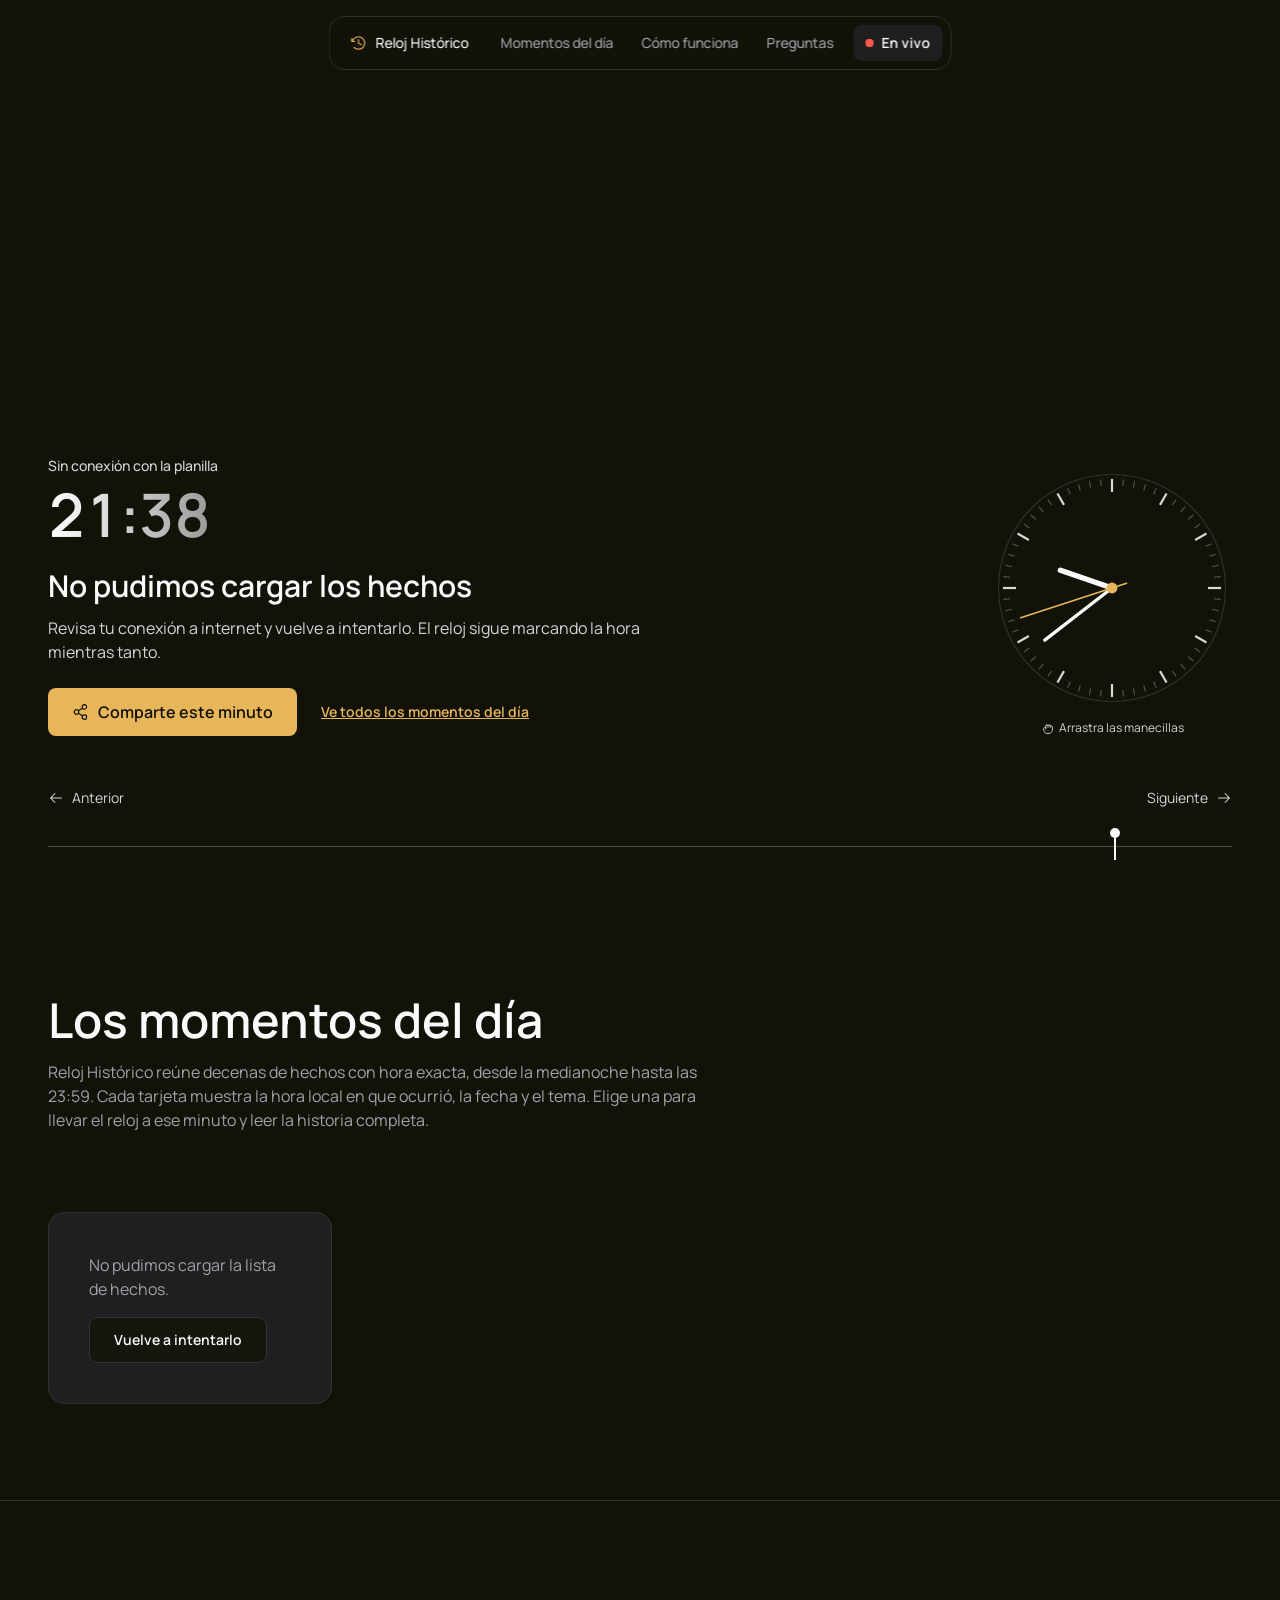
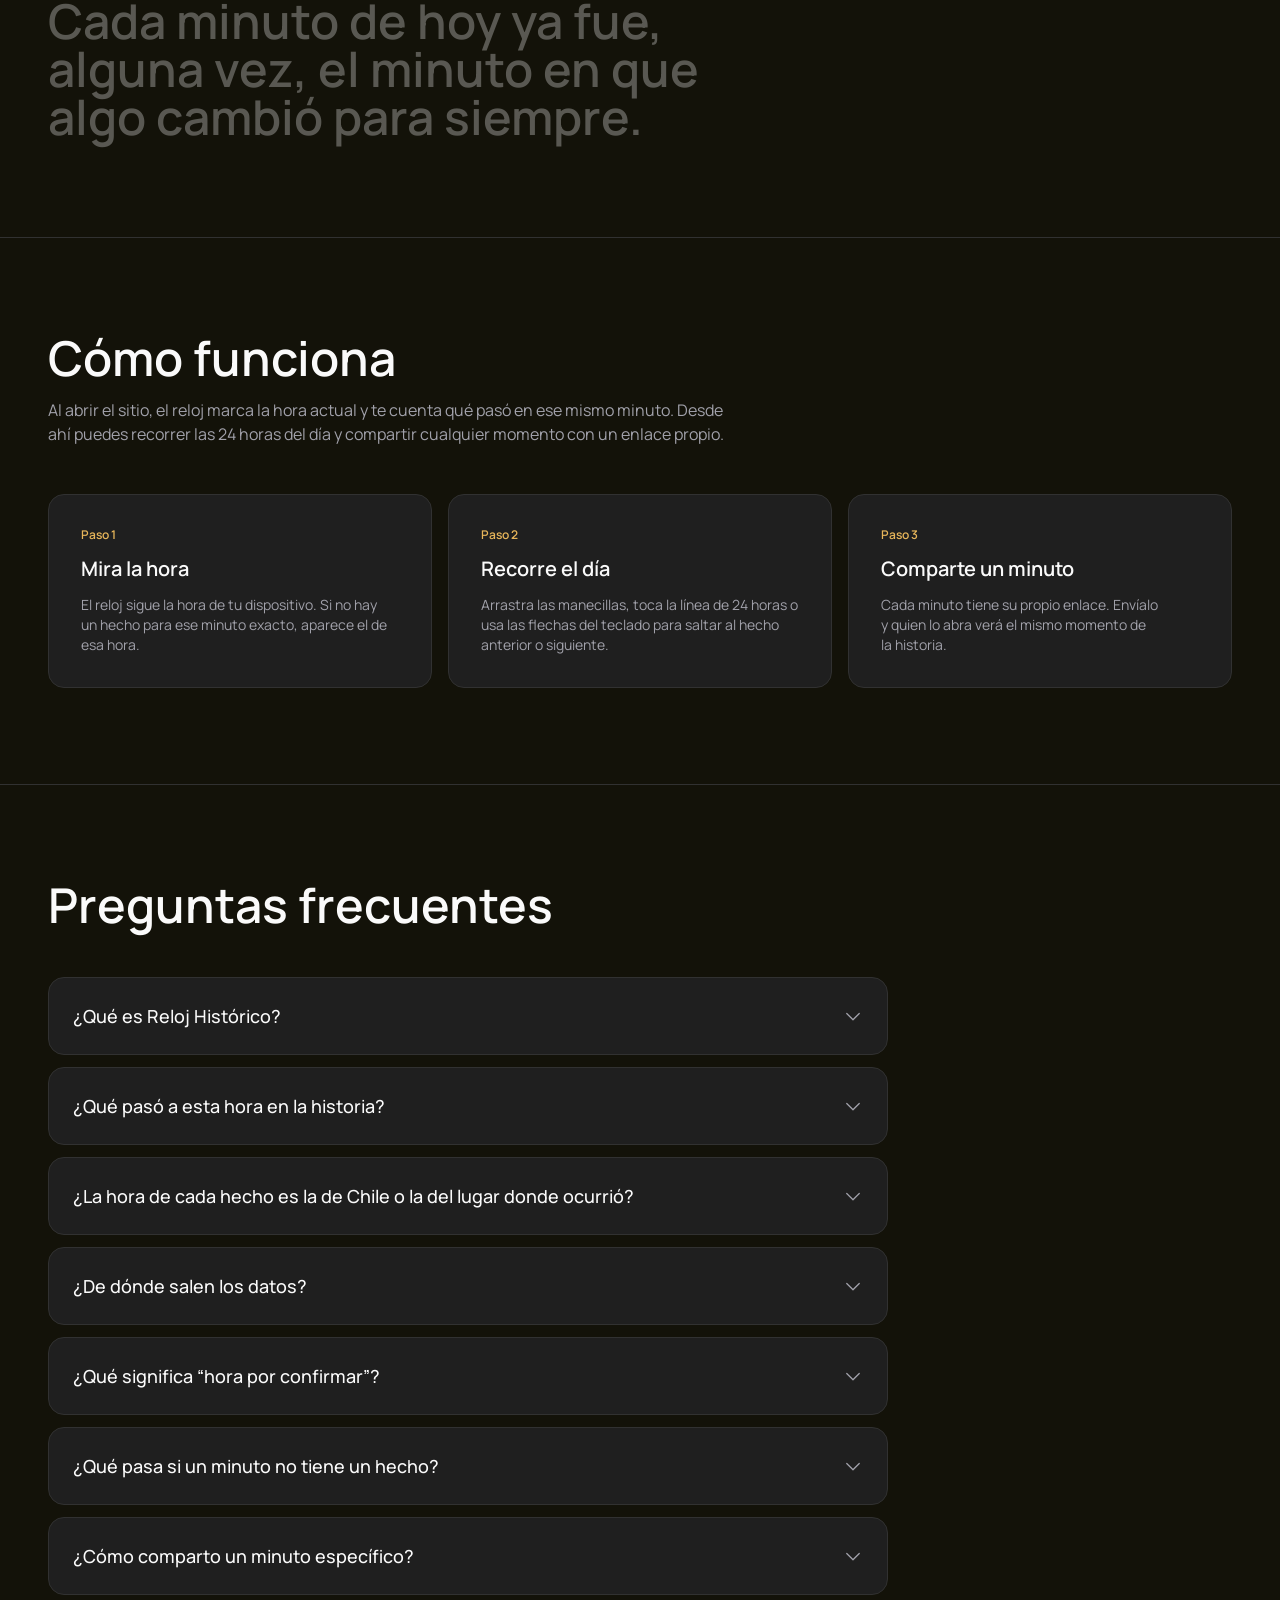
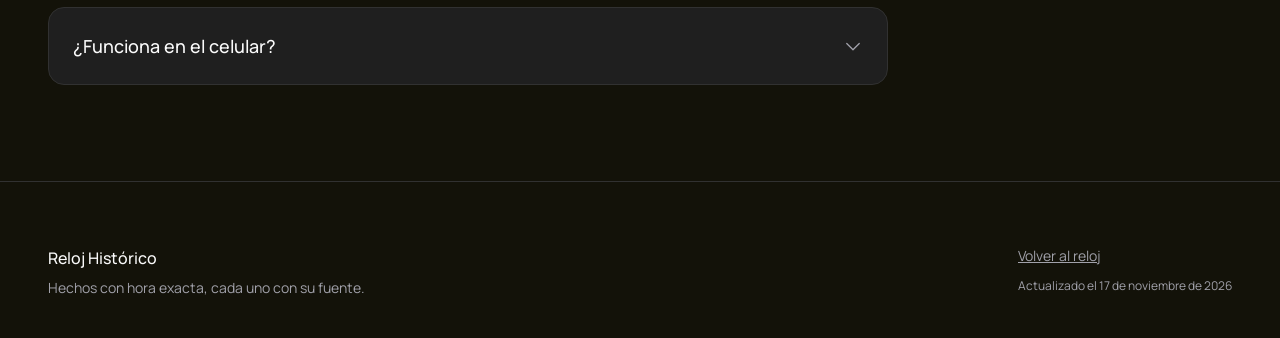
<file: docs/index.html>
<!doctype html>
<html lang="es-CL">
<head>
<meta charset="utf-8">
<meta name="viewport" content="width=device-width, initial-scale=1, viewport-fit=cover">
<title>Reloj Histórico: qué pasó a esta hora en la historia</title>
<meta name="description" content="Mira la hora y descubre qué pasó en ese mismo minuto en la historia. Hechos con hora exacta y su fuente, desde la medianoche hasta las 23:59.">
<link rel="canonical" href="https://flacofalso.github.io/reloj-historico/">
<meta name="theme-color" content="#131209">
<meta property="og:type" content="website">
<meta property="og:locale" content="es_CL">
<meta property="og:site_name" content="Reloj Histórico">
<meta property="og:url" content="https://flacofalso.github.io/reloj-historico/">
<meta property="og:title" content="Reloj Histórico: qué pasó a esta hora en la historia">
<meta property="og:description" content="Mira la hora y descubre qué pasó en ese mismo minuto en la historia.">
<meta property="og:image" content="https://flacofalso.github.io/reloj-historico/og.png">
<meta property="og:image:width" content="1200">
<meta property="og:image:height" content="630">
<meta property="og:image:alt" content="Reloj Histórico: qué pasó en la historia a esta misma hora">
<meta name="twitter:card" content="summary_large_image">
<link rel="icon" href="favicon.svg" type="image/svg+xml">
<link rel="preconnect" href="https://fonts.googleapis.com">
<link rel="preconnect" href="https://fonts.gstatic.com" crossorigin>
<link rel="preconnect" href="https://docs.google.com">
<link href="https://fonts.googleapis.com/css2?family=Manrope:wght@400;500;600&display=swap" rel="stylesheet">
<link rel="stylesheet" href="styles.css">
<script>document.documentElement.classList.add('js');</script>
<script src="datos.js" defer></script>
<script src="app.js" defer></script>
<script type="application/ld+json">
{
  "@context": "https://schema.org",
  "@graph": [
    {
      "@type": "WebSite",
      "name": "Reloj Histórico",
      "url": "https://flacofalso.github.io/reloj-historico/",
      "inLanguage": "es-CL",
      "description": "Reloj Histórico es un sitio web gratuito que muestra, para cada minuto del día, un hecho histórico que ocurrió a esa misma hora."
    },
    {
      "@type": "FAQPage",
      "inLanguage": "es-CL",
      "mainEntity": [
        {
          "@type": "Question",
          "name": "¿Qué es Reloj Histórico?",
          "acceptedAnswer": { "@type": "Answer", "text": "Reloj Histórico es un sitio web gratuito que muestra, para cada minuto del día, un hecho histórico que ocurrió a esa misma hora. Funciona en el navegador del computador o del celular, sin registro y sin descargar nada." }
        },
        {
          "@type": "Question",
          "name": "¿Qué pasó a esta hora en la historia?",
          "acceptedAnswer": { "@type": "Answer", "text": "Abre el sitio y el reloj te lo muestra al instante: marca la hora actual y cuenta el hecho que ocurrió en ese minuto. Hay hechos con hora exacta para más de 50 minutos del día y un hecho de respaldo para cada una de las 24 horas." }
        },
        {
          "@type": "Question",
          "name": "¿La hora de cada hecho es la de Chile o la del lugar donde ocurrió?",
          "acceptedAnswer": { "@type": "Answer", "text": "En general es la hora local del lugar donde ocurrió el hecho. Por ejemplo, el accidente de Chernóbil aparece a la 01:23, la hora en Ucrania. Cuando la fuente usa otra referencia, como la hora UTC, la descripción lo dice." }
        },
        {
          "@type": "Question",
          "name": "¿De dónde salen los datos?",
          "acceptedAnswer": { "@type": "Answer", "text": "Cada hecho indica su fuente: organismos oficiales, agencias de noticias, medios o archivos históricos. Los datos están en una planilla que se revisa y corrige a mano, y el sitio la lee cada vez que lo abres." }
        },
        {
          "@type": "Question",
          "name": "¿Qué significa “hora por confirmar”?",
          "acceptedAnswer": { "@type": "Answer", "text": "Significa que las fuentes no coinciden en el minuto exacto. El sitio muestra la hora más citada y lo avisa junto a la fuente, para que sepas que puede variar en algunos minutos." }
        },
        {
          "@type": "Question",
          "name": "¿Qué pasa si un minuto no tiene un hecho?",
          "acceptedAnswer": { "@type": "Answer", "text": "Se muestra el hecho asociado a esa hora completa y la etiqueta cambia de “En este minuto” a “En esta hora”. Así siempre hay algo que leer, sea la hora que sea." }
        },
        {
          "@type": "Question",
          "name": "¿Cómo comparto un minuto específico?",
          "acceptedAnswer": { "@type": "Answer", "text": "Usa el botón “Comparte este minuto” o agrega la hora al final de la dirección, por ejemplo #21:56. Quien abra el enlace verá el mismo minuto y el mismo hecho." }
        },
        {
          "@type": "Question",
          "name": "¿Funciona en el celular?",
          "acceptedAnswer": { "@type": "Answer", "text": "Sí. En el celular puedes arrastrar las manecillas del reloj, tocar la línea de 24 horas o deslizar el dedo sobre el texto para pasar al hecho anterior o siguiente." }
        }
      ]
    }
  ]
}
</script>
</head>
<body>
<a class="saltar boton-sm" href="#inicio">Saltar al contenido</a>

<header class="nav" id="nav">
  <a class="marca titulo-4" href="#inicio" aria-label="Reloj Histórico, ir al reloj">
    <svg width="18" height="18" viewBox="0 0 256 256" fill="currentColor" aria-hidden="true"><path d="M136,80v43.47l36.12,21.67a8,8,0,0,1-8.24,13.72l-40-24A8,8,0,0,1,120,128V80a8,8,0,0,1,16,0Zm-8-48A95.44,95.44,0,0,0,60.08,60.15C52.81,67.51,46.35,74.59,40,82V64a8,8,0,0,0-16,0v40a8,8,0,0,0,8,8H72a8,8,0,0,0,0-16H49c7.15-8.42,14.27-16.35,22.39-24.57a80,80,0,1,1,1.66,114.75,8,8,0,1,0-11,11.64A96,96,0,1,0,128,32Z"/></svg>
    Reloj Histórico
  </a>
  <nav class="nav-enlaces titulo-4" aria-label="Secciones">
    <a href="#momentos">Momentos del día</a>
    <a href="#como-funciona">Cómo funciona</a>
    <a href="#preguntas">Preguntas</a>
  </nav>
  <button class="pill boton-sm" id="modo" data-modo="vivo" title="Estás viendo la hora actual">
    <span class="punto" aria-hidden="true"></span>
    <svg class="icono-volver" width="16" height="16" viewBox="0 0 256 256" fill="currentColor" aria-hidden="true"><path d="M136,80v43.47l36.12,21.67a8,8,0,0,1-8.24,13.72l-40-24A8,8,0,0,1,120,128V80a8,8,0,0,1,16,0Zm-8-48A95.44,95.44,0,0,0,60.08,60.15C52.81,67.51,46.35,74.59,40,82V64a8,8,0,0,0-16,0v40a8,8,0,0,0,8,8H72a8,8,0,0,0,0-16H49c7.15-8.42,14.27-16.35,22.39-24.57a80,80,0,1,1,1.66,114.75,8,8,0,1,0-11,11.64A96,96,0,1,0,128,32Z"/></svg>
    <span id="modoTexto">En vivo</span>
  </button>
  <button class="menu-boton" id="menuBoton" aria-expanded="false" aria-controls="menuPanel" aria-label="Abrir menú">
    <span></span><span></span>
  </button>
</header>

<nav class="menu-panel" id="menuPanel" aria-label="Menú">
  <a class="encabezado-4" href="#inicio">El reloj</a>
  <a class="encabezado-4" href="#momentos">Momentos del día</a>
  <a class="encabezado-4" href="#como-funciona">Cómo funciona</a>
  <a class="encabezado-4" href="#preguntas">Preguntas frecuentes</a>
</nav>

<main id="contenido">
  <!-- ===== Hero: el reloj ===== -->
  <section class="hero" id="inicio" aria-label="El reloj">
    <div class="hero-fondo" id="fondo" aria-hidden="true"></div>

    <div class="hero-principal">
      <article class="relato" id="relato" aria-live="polite">
        <div class="relato-cabeza">
          <div class="contexto leyenda-1">
            <span id="alcance">Hechos con hora exacta</span>
            <span class="categoria" id="categoria" hidden><i></i><span></span></span>
          </div>
          <div class="momento">
            <div class="hora encabezado-1 cifras" id="hora">--:--</div>
            <div class="fecha" id="fecha">
              <span class="titulo-2" id="fechaTexto"></span>
              <span class="hace leyenda-2" id="hace"></span>
            </div>
          </div>
        </div>
        <h1 class="encabezado-4" id="titulo">Qué pasó en la historia a esta misma hora</h1>
        <p class="descripcion cuerpo-3" id="descripcion">Reloj Histórico es un sitio web gratuito que muestra, para cada minuto del día, un hecho histórico que ocurrió a esa misma hora. Mira el reloj y descubre qué pasó.</p>
        <button class="enlace boton-sm" id="mas" hidden>Leer la historia completa</button>
        <p class="fuente leyenda-4" id="fuente"></p>
        <div class="relato-acciones">
          <button class="boton boton-primario boton-md" id="compartir">
            <svg width="18" height="18" viewBox="0 0 256 256" fill="currentColor" aria-hidden="true"><path d="M176,160a39.89,39.89,0,0,0-28.62,12.09l-46.1-29.63a39.8,39.8,0,0,0,0-28.92l46.1-29.63a40,40,0,1,0-8.66-13.45l-46.1,29.63a40,40,0,1,0,0,55.82l46.1,29.63A40,40,0,1,0,176,160Zm0-128a24,24,0,1,1-24,24A24,24,0,0,1,176,32ZM64,152a24,24,0,1,1,24-24A24,24,0,0,1,64,152Zm112,72a24,24,0,1,1,24-24A24,24,0,0,1,176,224Z"/></svg>
            Comparte este minuto
          </button>
          <a class="enlace boton-sm" href="#momentos">Ve todos los momentos del día</a>
        </div>
      </article>

      <div class="dial-caja">
        <div class="dial" id="dial" tabindex="0" role="slider" aria-label="Reloj: arrastra las manecillas para cambiar el minuto" aria-valuemin="0" aria-valuemax="1439">
          <svg viewBox="-110 -110 220 220" aria-hidden="true">
            <circle class="cara" r="104"/>
            <g id="marcasMin"></g>
            <g id="marcasEv"></g>
            <line class="aguja aguja-hora" id="agujaHora" x1="0" y1="0" x2="0" y2="-50"/>
            <line class="aguja aguja-min" id="agujaMin" x1="0" y1="0" x2="0" y2="-78"/>
            <line class="aguja aguja-seg" id="agujaSeg" x1="0" y1="14" x2="0" y2="-88"/>
            <circle class="eje" r="5"/>
          </svg>
        </div>
        <p class="dial-ayuda leyenda-4">
          <svg width="14" height="14" viewBox="0 0 256 256" fill="currentColor" aria-hidden="true"><path d="M188,80a27.79,27.79,0,0,0-13.36,3.4,28,28,0,0,0-46.64-11A28,28,0,0,0,80,92v20H68a28,28,0,0,0-28,28v12a88,88,0,0,0,176,0V108A28,28,0,0,0,188,80Zm12,72a72,72,0,0,1-144,0V140a12,12,0,0,1,12-12H80v24a8,8,0,0,0,16,0V92a12,12,0,0,1,24,0v28a8,8,0,0,0,16,0V92a12,12,0,0,1,24,0v28a8,8,0,0,0,16,0V108a12,12,0,0,1,24,0Z"/></svg>
          Arrastra las manecillas
        </p>
      </div>
    </div>

    <div class="linea">
      <div class="linea-nav cuerpo-6">
        <button id="anterior" aria-label="Hecho anterior">
          <svg width="16" height="16" viewBox="0 0 256 256" fill="currentColor" aria-hidden="true"><path d="M224,128a8,8,0,0,1-8,8H59.31l58.35,58.34a8,8,0,0,1-11.32,11.32l-72-72a8,8,0,0,1,0-11.32l72-72a8,8,0,0,1,11.32,11.32L59.31,120H216A8,8,0,0,1,224,128Z"/></svg>
          <span class="etiqueta" id="anteriorTexto">Anterior</span>
        </button>
        <button id="siguiente" aria-label="Hecho siguiente">
          <span class="etiqueta" id="siguienteTexto">Siguiente</span>
          <svg width="16" height="16" viewBox="0 0 256 256" fill="currentColor" aria-hidden="true"><path d="M221.66,133.66l-72,72a8,8,0,0,1-11.32-11.32L196.69,136H40a8,8,0,0,1,0-16H196.69L138.34,61.66a8,8,0,0,1,11.32-11.32l72,72A8,8,0,0,1,221.66,133.66Z"/></svg>
        </button>
      </div>
      <div class="pista" id="pista" role="slider" tabindex="0" aria-label="Línea de 24 horas: usa las flechas para saltar entre hechos" aria-valuemin="0" aria-valuemax="1439">
        <div class="riel"></div>
        <div id="pistaEventos"></div>
        <div class="cabezal" id="cabezal"></div>
        <div class="globo leyenda-2" id="globo" hidden></div>
      </div>
    </div>
  </section>

  <!-- ===== Galería ===== -->
  <section class="seccion" id="momentos" aria-labelledby="momentosTitulo">
    <div class="seccion-interior">
      <div class="seccion-cabeza aparece">
        <h2 class="encabezado-2" id="momentosTitulo">Los momentos del día</h2>
        <p class="cuerpo-3">Reloj Histórico reúne <span id="conteo">decenas de</span> hechos con hora exacta, desde la medianoche hasta las 23:59. Cada tarjeta muestra la hora local en que ocurrió, la fecha y el tema. Elige una para llevar el reloj a ese minuto y leer la historia completa.</p>
      </div>
      <div class="filtros" id="filtros" role="group" aria-label="Filtrar por tema"></div>
      <ul class="tarjetas" id="tarjetas" aria-live="polite">
        <li class="esqueleto" aria-hidden="true"></li>
        <li class="esqueleto" aria-hidden="true"></li>
        <li class="esqueleto" aria-hidden="true"></li>
        <li class="esqueleto" aria-hidden="true"></li>
      </ul>
      <noscript><p class="cuerpo-3">Activa JavaScript en tu navegador para ver la lista de hechos.</p></noscript>
    </div>
  </section>

  <!-- ===== Frase destacada ===== -->
  <section class="seccion" aria-label="Lema">
    <div class="seccion-interior">
      <p class="frase encabezado-2" id="frase">Cada minuto de hoy ya fue, alguna vez, el minuto en que algo cambió para siempre.</p>
    </div>
  </section>

  <!-- ===== Cómo funciona ===== -->
  <section class="seccion" id="como-funciona" aria-labelledby="comoTitulo">
    <div class="seccion-interior">
      <div class="seccion-cabeza aparece">
        <h2 class="encabezado-2" id="comoTitulo">Cómo funciona</h2>
        <p class="cuerpo-3">Al abrir el sitio, el reloj marca la hora actual y te cuenta qué pasó en ese mismo minuto. Desde ahí puedes recorrer las 24 horas del día y compartir cualquier momento con un enlace propio.</p>
      </div>
      <ol class="pasos">
        <li class="paso aparece">
          <span class="paso-numero leyenda-3">Paso 1</span>
          <h3 class="encabezado-6">Mira la hora</h3>
          <p class="cuerpo-6">El reloj sigue la hora de tu dispositivo. Si no hay un hecho para ese minuto exacto, aparece el de esa hora.</p>
        </li>
        <li class="paso aparece">
          <span class="paso-numero leyenda-3">Paso 2</span>
          <h3 class="encabezado-6">Recorre el día</h3>
          <p class="cuerpo-6">Arrastra las manecillas, toca la línea de 24 horas o usa las flechas del teclado para saltar al hecho anterior o siguiente.</p>
        </li>
        <li class="paso aparece">
          <span class="paso-numero leyenda-3">Paso 3</span>
          <h3 class="encabezado-6">Comparte un minuto</h3>
          <p class="cuerpo-6">Cada minuto tiene su propio enlace. Envíalo y quien lo abra verá el mismo momento de la historia.</p>
        </li>
      </ol>
    </div>
  </section>

  <!-- ===== Preguntas frecuentes ===== -->
  <section class="seccion" id="preguntas" aria-labelledby="preguntasTitulo">
    <div class="seccion-interior">
      <div class="seccion-cabeza aparece">
        <h2 class="encabezado-2" id="preguntasTitulo">Preguntas frecuentes</h2>
      </div>
      <div class="preguntas">
        <details class="pregunta">
          <summary class="titulo-2">¿Qué es Reloj Histórico?<svg width="20" height="20" viewBox="0 0 256 256" fill="currentColor" aria-hidden="true"><path d="M213.66,101.66l-80,80a8,8,0,0,1-11.32,0l-80-80A8,8,0,0,1,53.66,90.34L128,164.69l74.34-74.35a8,8,0,0,1,11.32,11.32Z"/></svg></summary>
          <p class="cuerpo-3">Reloj Histórico es un sitio web gratuito que muestra, para cada minuto del día, un hecho histórico que ocurrió a esa misma hora. Funciona en el navegador del computador o del celular, sin registro y sin descargar nada.</p>
        </details>
        <details class="pregunta">
          <summary class="titulo-2">¿Qué pasó a esta hora en la historia?<svg width="20" height="20" viewBox="0 0 256 256" fill="currentColor" aria-hidden="true"><path d="M213.66,101.66l-80,80a8,8,0,0,1-11.32,0l-80-80A8,8,0,0,1,53.66,90.34L128,164.69l74.34-74.35a8,8,0,0,1,11.32,11.32Z"/></svg></summary>
          <p class="cuerpo-3">Abre el sitio y el reloj te lo muestra al instante: marca la hora actual y cuenta el hecho que ocurrió en ese minuto. Hay hechos con hora exacta para más de 50 minutos del día y un hecho de respaldo para cada una de las 24 horas.</p>
        </details>
        <details class="pregunta">
          <summary class="titulo-2">¿La hora de cada hecho es la de Chile o la del lugar donde ocurrió?<svg width="20" height="20" viewBox="0 0 256 256" fill="currentColor" aria-hidden="true"><path d="M213.66,101.66l-80,80a8,8,0,0,1-11.32,0l-80-80A8,8,0,0,1,53.66,90.34L128,164.69l74.34-74.35a8,8,0,0,1,11.32,11.32Z"/></svg></summary>
          <p class="cuerpo-3">En general es la hora local del lugar donde ocurrió el hecho. Por ejemplo, el accidente de Chernóbil aparece a la 01:23, la hora en Ucrania. Cuando la fuente usa otra referencia, como la hora UTC, la descripción lo dice.</p>
        </details>
        <details class="pregunta">
          <summary class="titulo-2">¿De dónde salen los datos?<svg width="20" height="20" viewBox="0 0 256 256" fill="currentColor" aria-hidden="true"><path d="M213.66,101.66l-80,80a8,8,0,0,1-11.32,0l-80-80A8,8,0,0,1,53.66,90.34L128,164.69l74.34-74.35a8,8,0,0,1,11.32,11.32Z"/></svg></summary>
          <p class="cuerpo-3">Cada hecho indica su fuente: organismos oficiales, agencias de noticias, medios o archivos históricos. Los datos están en una planilla que se revisa y corrige a mano, y el sitio la lee cada vez que lo abres.</p>
        </details>
        <details class="pregunta">
          <summary class="titulo-2">¿Qué significa “hora por confirmar”?<svg width="20" height="20" viewBox="0 0 256 256" fill="currentColor" aria-hidden="true"><path d="M213.66,101.66l-80,80a8,8,0,0,1-11.32,0l-80-80A8,8,0,0,1,53.66,90.34L128,164.69l74.34-74.35a8,8,0,0,1,11.32,11.32Z"/></svg></summary>
          <p class="cuerpo-3">Significa que las fuentes no coinciden en el minuto exacto. El sitio muestra la hora más citada y lo avisa junto a la fuente, para que sepas que puede variar en algunos minutos.</p>
        </details>
        <details class="pregunta">
          <summary class="titulo-2">¿Qué pasa si un minuto no tiene un hecho?<svg width="20" height="20" viewBox="0 0 256 256" fill="currentColor" aria-hidden="true"><path d="M213.66,101.66l-80,80a8,8,0,0,1-11.32,0l-80-80A8,8,0,0,1,53.66,90.34L128,164.69l74.34-74.35a8,8,0,0,1,11.32,11.32Z"/></svg></summary>
          <p class="cuerpo-3">Se muestra el hecho asociado a esa hora completa y la etiqueta cambia de “En este minuto” a “En esta hora”. Así siempre hay algo que leer, sea la hora que sea.</p>
        </details>
        <details class="pregunta">
          <summary class="titulo-2">¿Cómo comparto un minuto específico?<svg width="20" height="20" viewBox="0 0 256 256" fill="currentColor" aria-hidden="true"><path d="M213.66,101.66l-80,80a8,8,0,0,1-11.32,0l-80-80A8,8,0,0,1,53.66,90.34L128,164.69l74.34-74.35a8,8,0,0,1,11.32,11.32Z"/></svg></summary>
          <p class="cuerpo-3">Usa el botón “Comparte este minuto” o agrega la hora al final de la dirección, por ejemplo #21:56. Quien abra el enlace verá el mismo minuto y el mismo hecho.</p>
        </details>
        <details class="pregunta">
          <summary class="titulo-2">¿Funciona en el celular?<svg width="20" height="20" viewBox="0 0 256 256" fill="currentColor" aria-hidden="true"><path d="M213.66,101.66l-80,80a8,8,0,0,1-11.32,0l-80-80A8,8,0,0,1,53.66,90.34L128,164.69l74.34-74.35a8,8,0,0,1,11.32,11.32Z"/></svg></summary>
          <p class="cuerpo-3">Sí. En el celular puedes arrastrar las manecillas del reloj, tocar la línea de 24 horas o deslizar el dedo sobre el texto para pasar al hecho anterior o siguiente.</p>
        </details>
      </div>
    </div>
  </section>
</main>

<footer class="pie">
  <div class="pie-interior cuerpo-6">
    <div>
      <strong class="titulo-3">Reloj Histórico</strong>
      <span>Hechos con hora exacta, cada uno con su fuente.</span>
    </div>
    <div>
      <a href="#inicio">Volver al reloj</a>
      <span class="leyenda-4">Actualizado el 17 de noviembre de 2026</span>
    </div>
  </div>
</footer>

<div class="aviso cuerpo-5" id="aviso" role="status"></div>
</body>
</html>
</file>
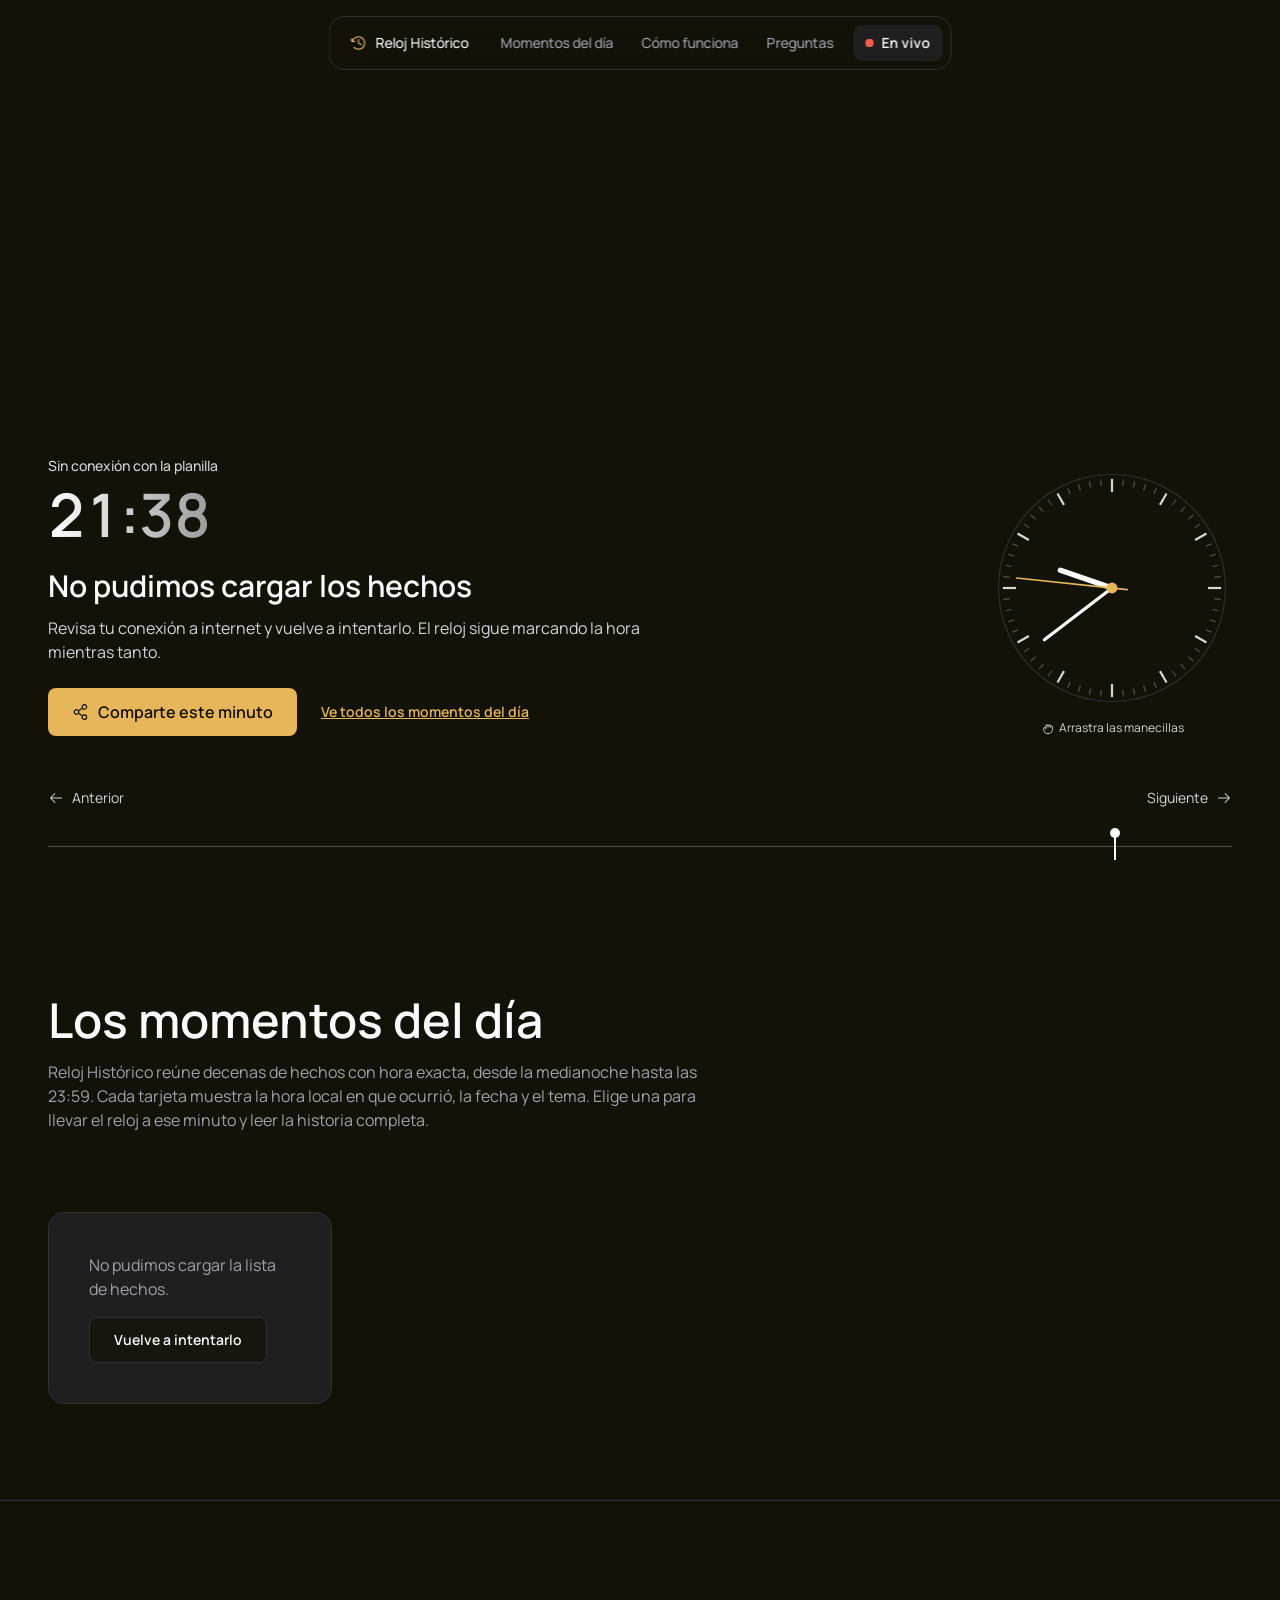
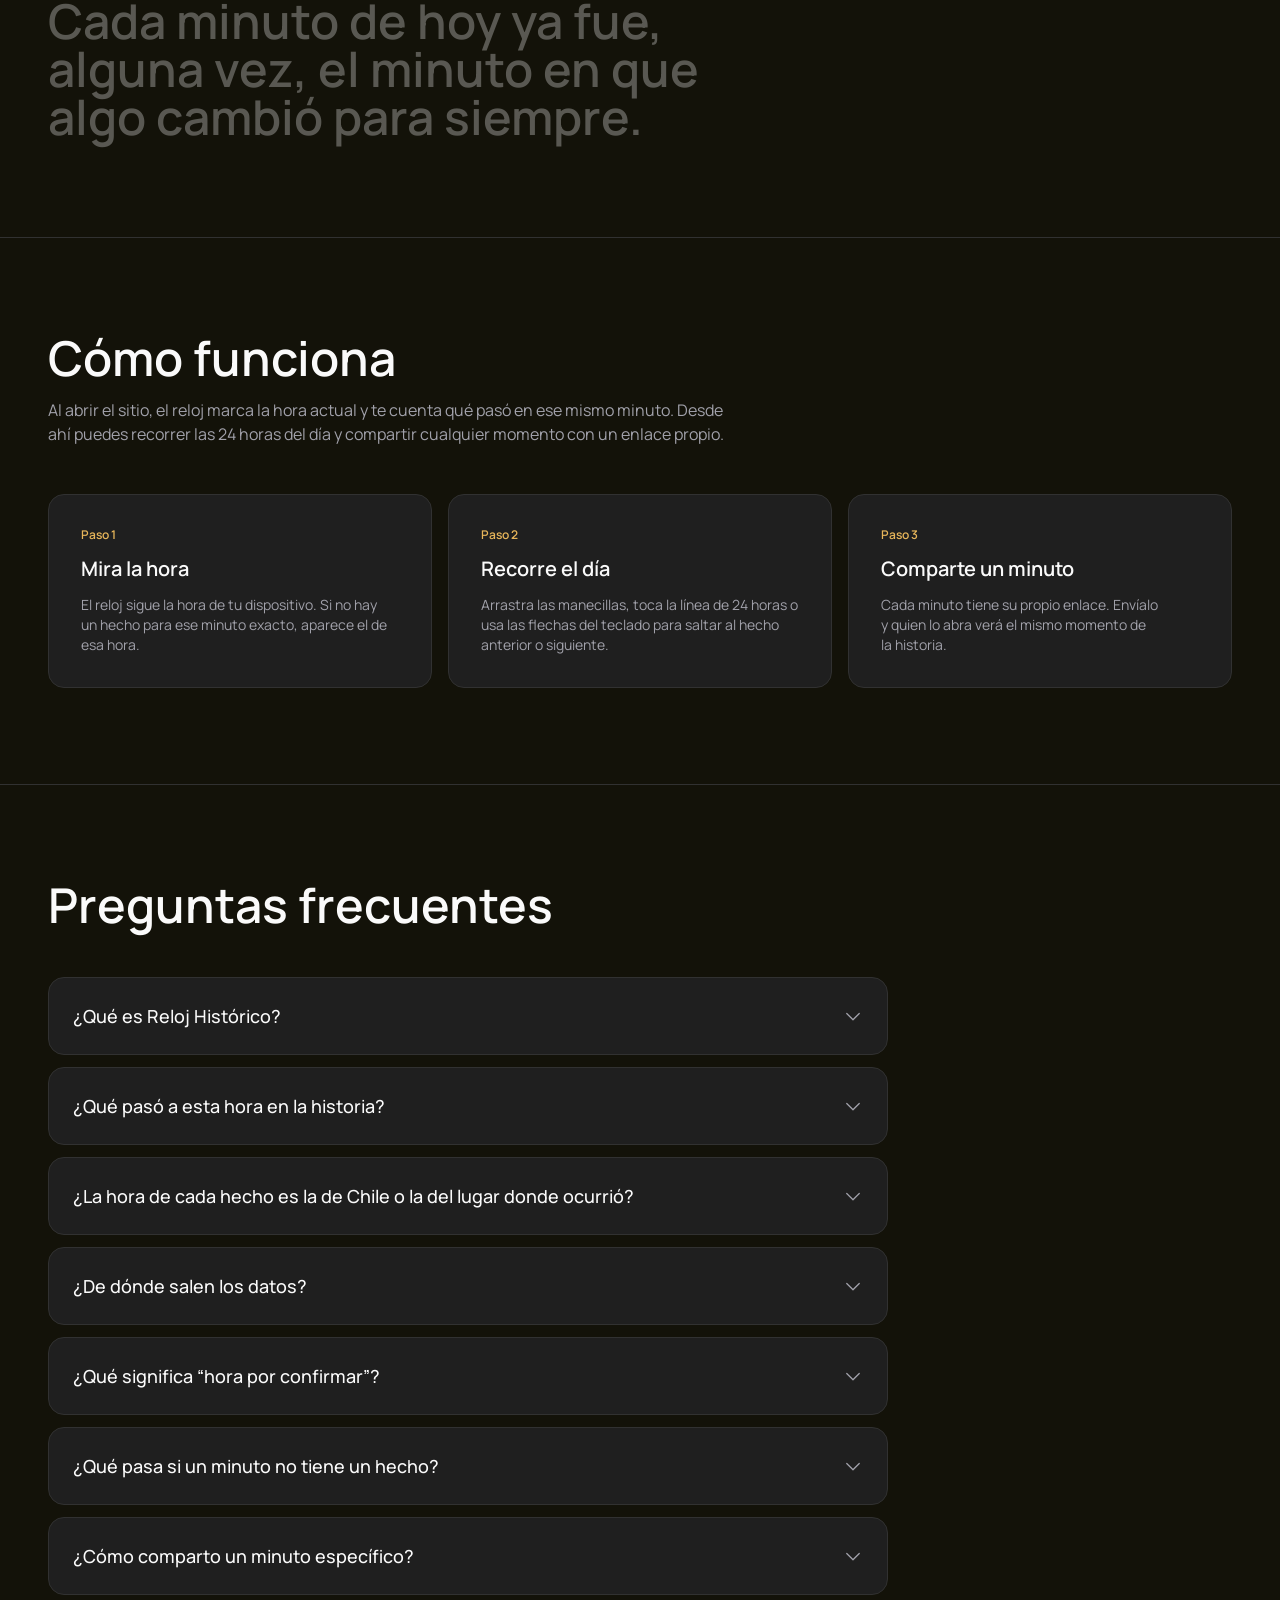
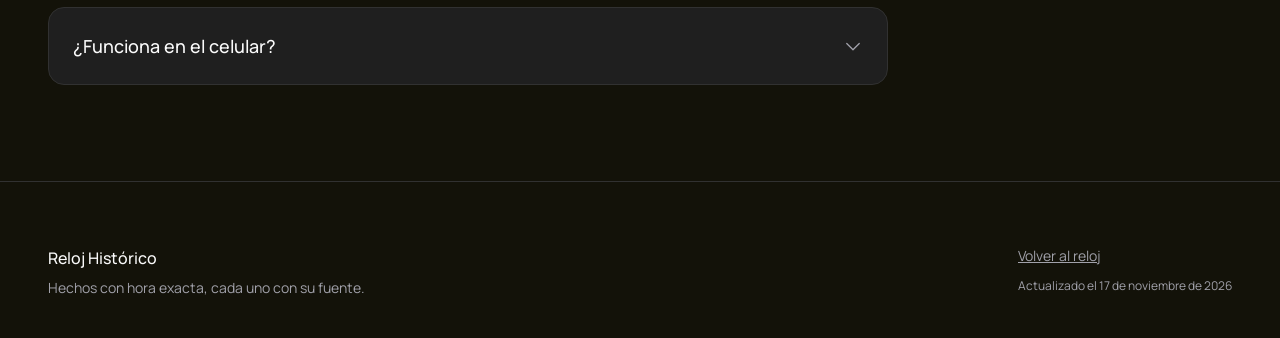
<file: docs/prototipo/index.html>
<!doctype html>
<html lang="es-CL">
<head>
<meta charset="utf-8">
<title>Reloj Histórico</title>
<meta name="robots" content="noindex">
<link rel="canonical" href="https://flacofalso.github.io/reloj-historico/">
<meta http-equiv="refresh" content="0; url=../">
<script>location.replace('../' + location.hash);</script>
</head>
<body><p>Esta versión de prueba fue reemplazada por el sitio principal: <a href="../">ir a Reloj Histórico</a>.</p></body>
</html>
</file>
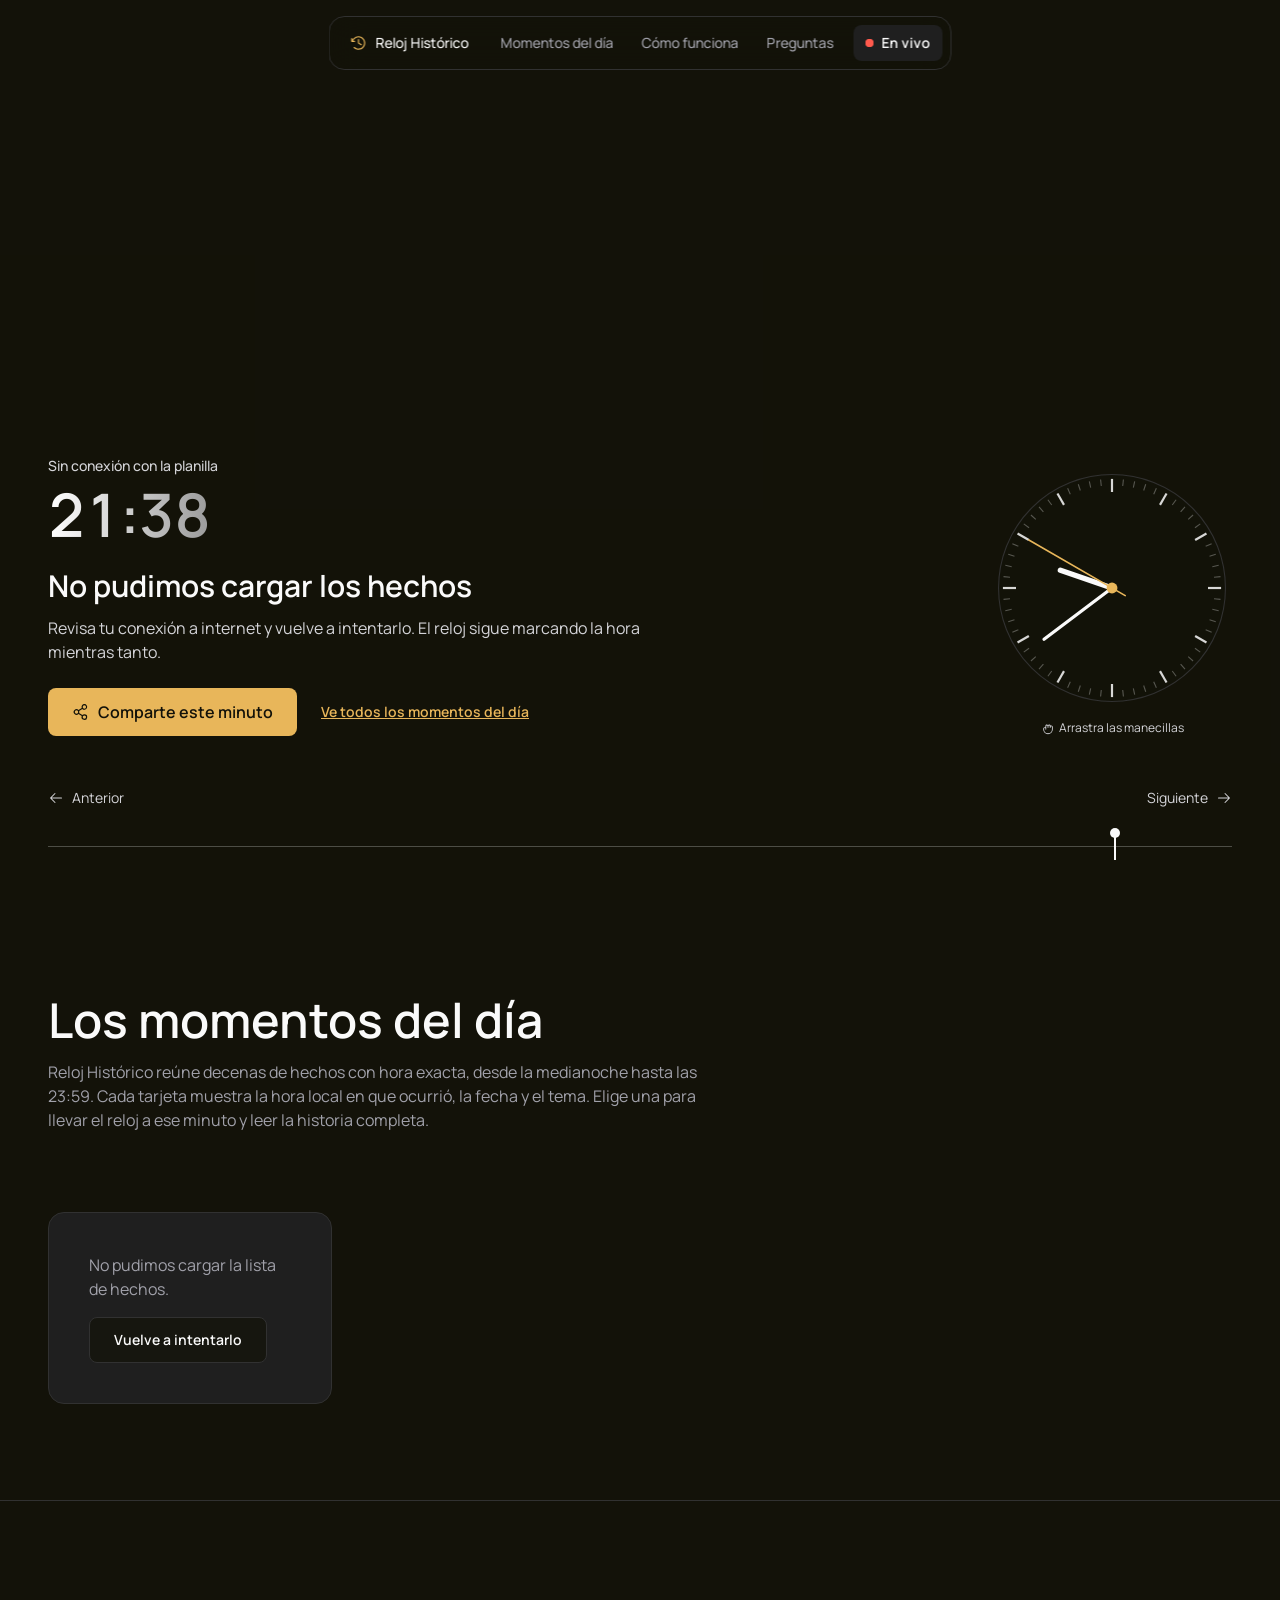
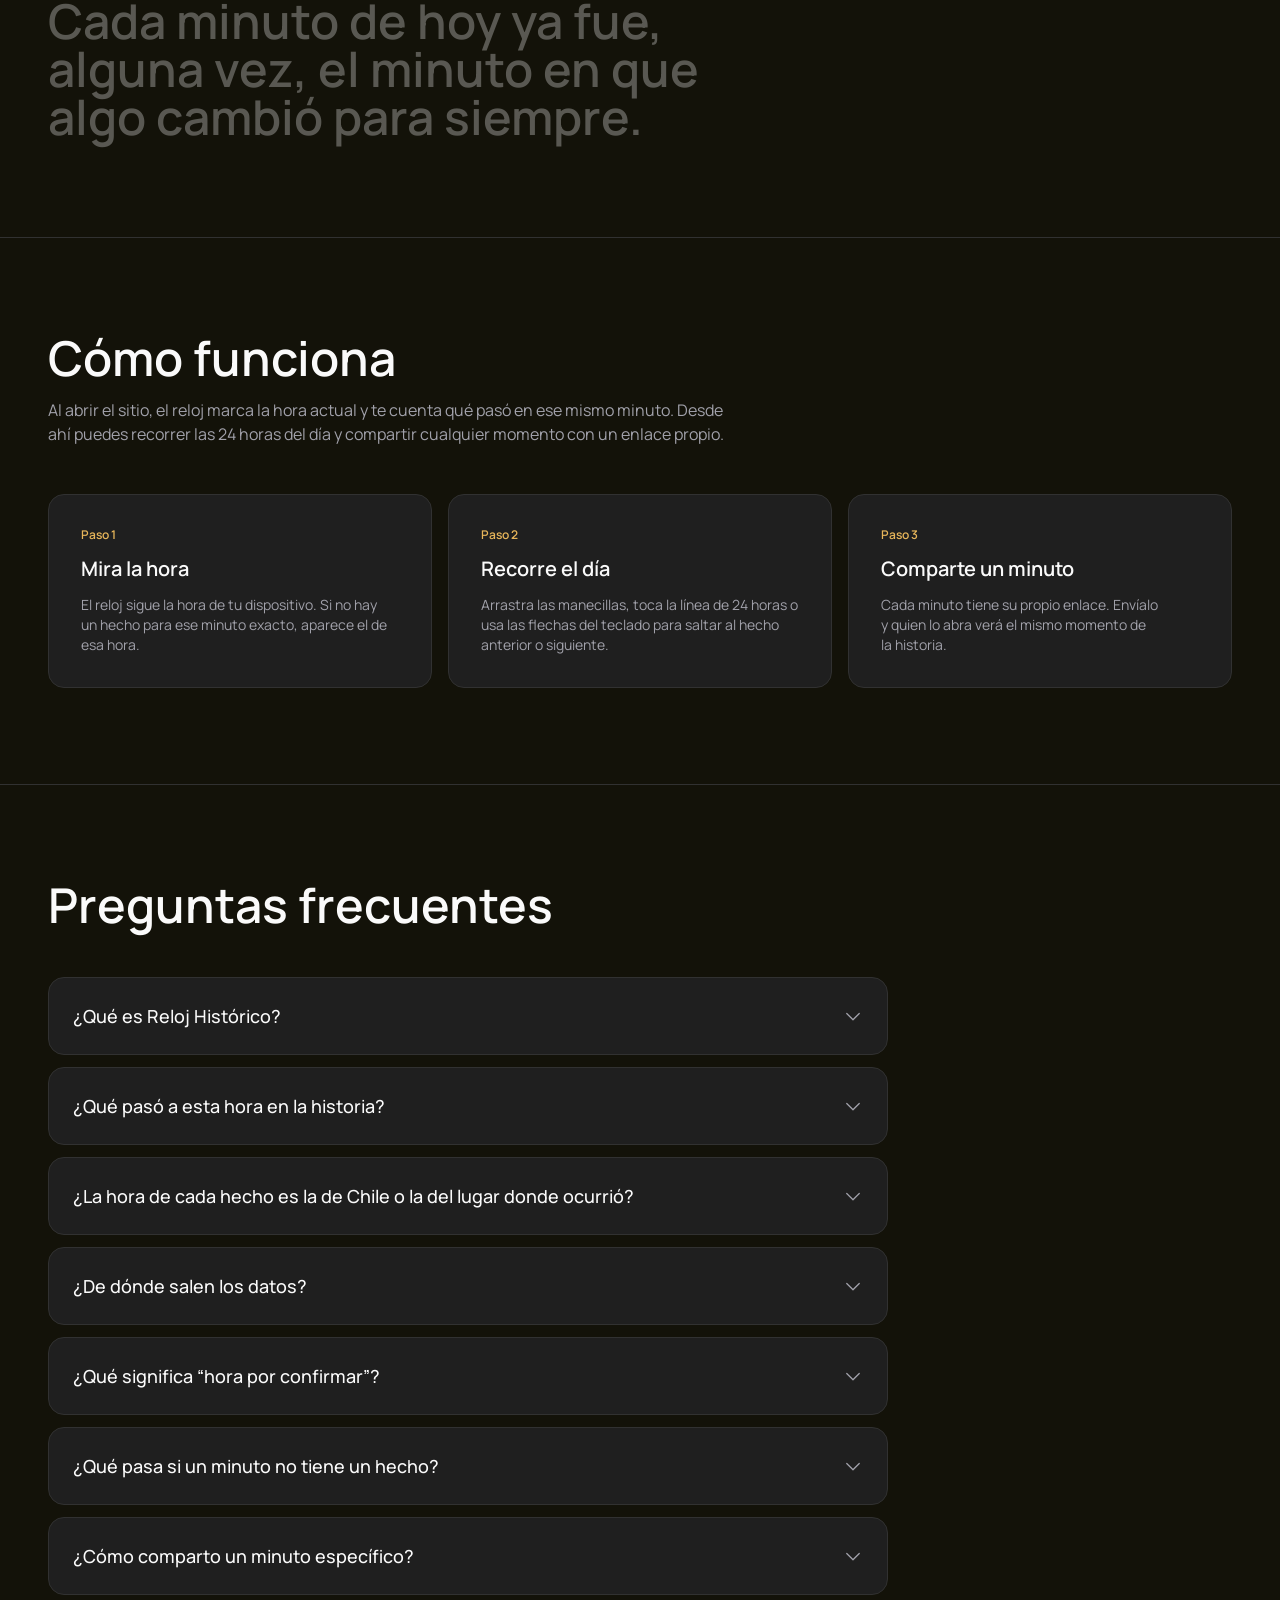
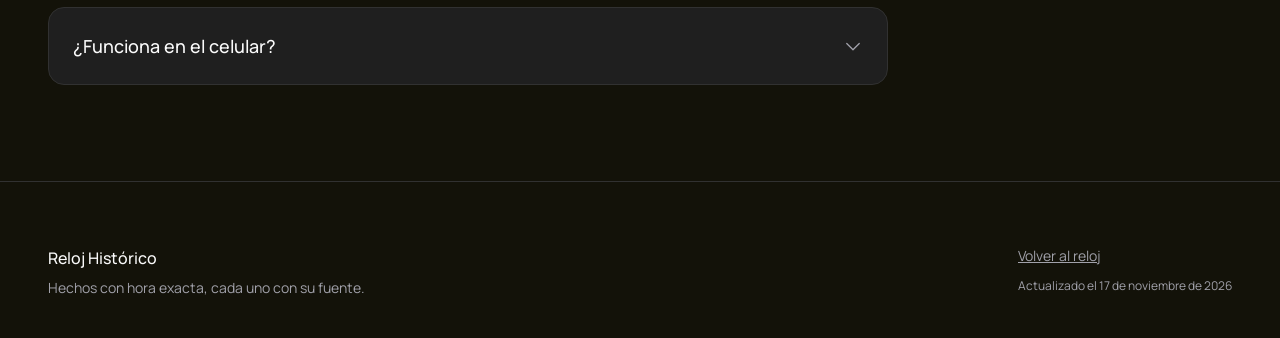
<file: docs/rediseno/index.html>
<!doctype html>
<html lang="es-CL">
<head>
<meta charset="utf-8">
<title>Reloj Histórico</title>
<meta name="robots" content="noindex">
<link rel="canonical" href="https://flacofalso.github.io/reloj-historico/">
<meta http-equiv="refresh" content="0; url=../">
<script>location.replace('../' + location.hash);</script>
</head>
<body><p>El rediseño ya es el sitio principal: <a href="../">ir a Reloj Histórico</a>.</p></body>
</html>
</file>
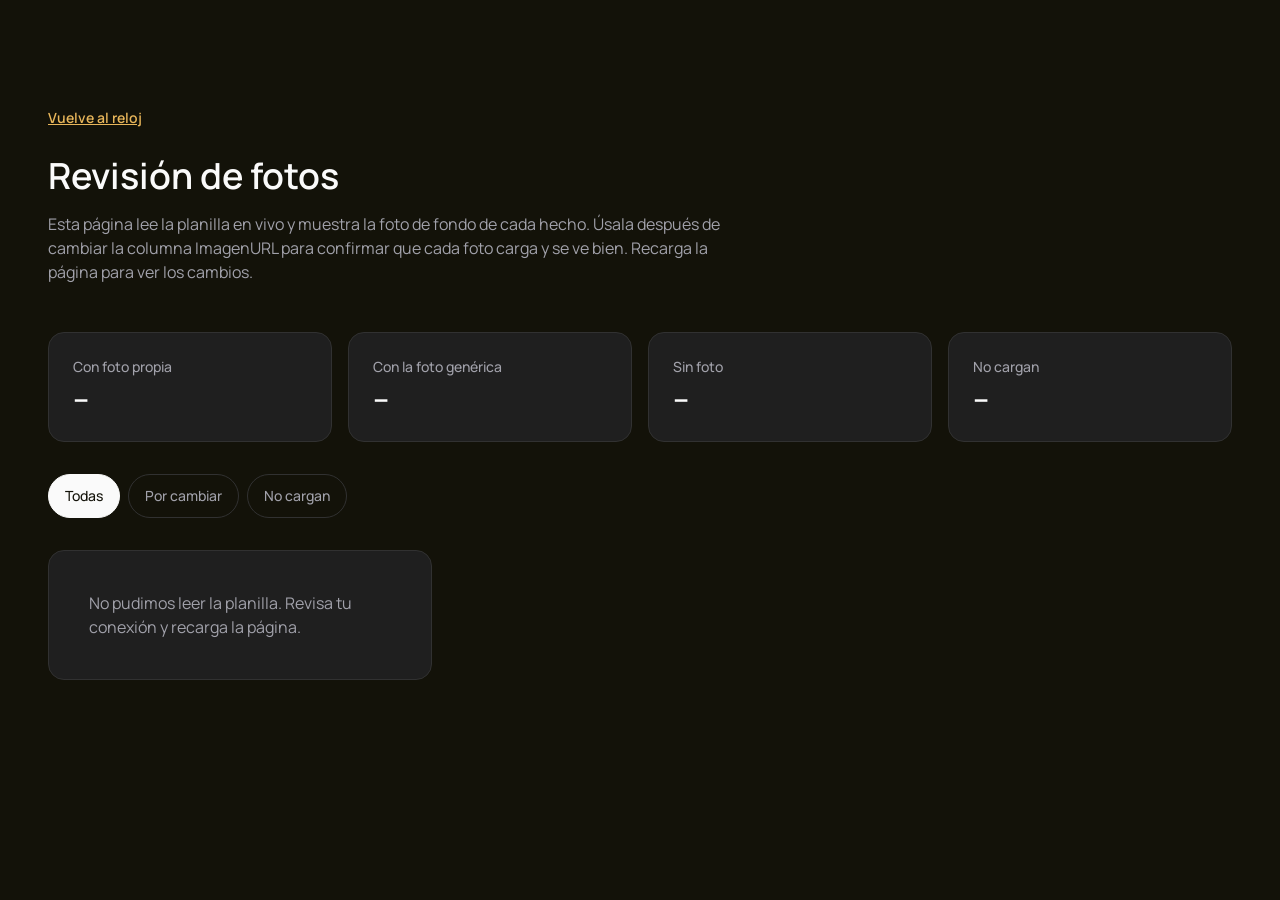
<file: docs/revisar-fotos.html>
<!doctype html>
<html lang="es-CL">
<head>
<meta charset="utf-8">
<meta name="viewport" content="width=device-width, initial-scale=1, viewport-fit=cover">
<title>Revisión de fotos · Reloj Histórico</title>
<!-- Página de trabajo: no aparece en buscadores ni está enlazada desde el sitio -->
<meta name="robots" content="noindex, nofollow">
<meta name="theme-color" content="#131209">
<link rel="icon" href="favicon.svg" type="image/svg+xml">
<link rel="preconnect" href="https://fonts.googleapis.com">
<link rel="preconnect" href="https://fonts.gstatic.com" crossorigin>
<link href="https://fonts.googleapis.com/css2?family=Manrope:wght@400;500;600&display=swap" rel="stylesheet">
<link rel="stylesheet" href="styles.css">
<script src="datos.js" defer></script>
<script src="revisar-fotos.js" defer></script>
</head>
<body>
<main class="seccion">
  <div class="seccion-interior">
    <div class="seccion-cabeza">
      <a class="enlace boton-sm" href="./">Vuelve al reloj</a>
      <h1 class="encabezado-3">Revisión de fotos</h1>
      <p class="cuerpo-3">Esta página lee la planilla en vivo y muestra la foto de fondo de cada hecho. Úsala después de cambiar la columna ImagenURL para confirmar que cada foto carga y se ve bien. Recarga la página para ver los cambios.</p>
    </div>

    <dl class="resumen" id="resumen" aria-live="polite">
      <div class="resumen-dato"><dt class="leyenda-1">Con foto propia</dt><dd class="encabezado-4 cifras" id="nPropia">–</dd></div>
      <div class="resumen-dato"><dt class="leyenda-1">Con la foto genérica</dt><dd class="encabezado-4 cifras" id="nGenerica">–</dd></div>
      <div class="resumen-dato"><dt class="leyenda-1">Sin foto</dt><dd class="encabezado-4 cifras" id="nVacia">–</dd></div>
      <div class="resumen-dato"><dt class="leyenda-1">No cargan</dt><dd class="encabezado-4 cifras" id="nRota">–</dd></div>
    </dl>

    <div class="filtros" id="filtros" role="group" aria-label="Filtrar fotos">
      <button class="chip titulo-4" data-filtro="todas" aria-pressed="true">Todas</button>
      <button class="chip titulo-4" data-filtro="faltan" aria-pressed="false">Por cambiar</button>
      <button class="chip titulo-4" data-filtro="rota" aria-pressed="false">No cargan</button>
    </div>

    <ul class="revision" id="lista" aria-live="polite">
      <li class="esqueleto" aria-hidden="true"></li>
      <li class="esqueleto" aria-hidden="true"></li>
      <li class="esqueleto" aria-hidden="true"></li>
    </ul>
  </div>
</main>
</body>
</html>
</file>
<file: docs/styles.css>
/* =========================================================
   Reloj Histórico · sistema visual
   Tokens de la skill landing-page-es (Parte B), tema oscuro
   ========================================================= */
:root {
  /* Marca */
  --fuente: "Manrope", system-ui, -apple-system, "Segoe UI", sans-serif;
  --color-fondo: #131209;
  --color-superficie: #1F1F1F;
  --color-superficie-2: #272727;
  --color-borde: #313131;
  --color-texto: #FAFAFA;
  --color-texto-2: #A1A1AA;
  --color-texto-hero-2: #D4D4D8; /* secundario sobre foto con velo */
  --color-marca: #E8B65A;
  --color-sobre-marca: #131209;
  --color-vivo: #FF5A4D;
  --velo: rgba(19, 18, 9, .75);     /* plano, sin degradado */
  --vidrio: rgba(19, 18, 9, .72);

  /* Espaciado */
  --esp-25: 2px;  --esp-50: 4px;  --esp-75: 8px;  --esp-100: 12px;
  --esp-200: 16px; --esp-300: 24px; --esp-400: 32px; --esp-500: 40px;
  --esp-600: 48px; --esp-700: 64px; --esp-800: 80px; --esp-900: 96px;

  /* Radios */
  --radio-sm: 4px; --radio-md: 8px; --radio-lg: 12px; --radio-xl: 16px; --radio-2xl: 24px; --radio-full: 9999px;

  /* Animación */
  --curva: cubic-bezier(0.22, 1, 0.36, 1);

  --gutter: var(--esp-200);
  --ancho: 1200px;
  color-scheme: dark;
}
@media (min-width: 640px) { :root { --gutter: var(--esp-400); } }
@media (min-width: 1024px) { :root { --gutter: var(--esp-600); } }

/* ---------- Base ---------- */
*, *::before, *::after { box-sizing: border-box; }
html { scroll-behavior: smooth; -webkit-text-size-adjust: 100%; }
body {
  margin: 0; font-family: var(--fuente); color: var(--color-texto); background: var(--color-fondo);
  font-size: 1rem; line-height: 1.5rem; -webkit-font-smoothing: antialiased;
}
h1, h2, h3, p, ol, ul, dl { margin: 0; }
ol, ul { padding: 0; list-style: none; }
a { color: inherit; }
button { font: inherit; color: inherit; background: none; border: 0; padding: 0; cursor: pointer; }
svg { flex: none; }
[hidden] { display: none !important; }
:focus-visible { outline: 2px solid var(--color-marca); outline-offset: 3px; border-radius: var(--radio-sm); }
.visualmente-oculto { position: absolute; width: 1px; height: 1px; overflow: hidden; clip: rect(0 0 0 0); white-space: nowrap; }
.saltar {
  position: fixed; left: var(--esp-200); top: var(--esp-200); z-index: 50;
  padding: var(--esp-75) var(--esp-100); border-radius: var(--radio-md);
  background: var(--color-marca); color: var(--color-sobre-marca); text-decoration: none;
  transform: translateY(-200%);
}
.saltar:focus-visible { transform: none; }

/* ---------- Estilos de texto (B1) ---------- */
.encabezado-1 { font-size: 3.75rem; line-height: 3.75rem; font-weight: 600; text-wrap: balance; }
.encabezado-2 { font-size: 3rem; line-height: 3rem; font-weight: 600; text-wrap: balance; }
.encabezado-3 { font-size: 2.25rem; line-height: 2.5rem; font-weight: 600; text-wrap: balance; }
.encabezado-4 { font-size: 1.875rem; line-height: 2.25rem; font-weight: 600; text-wrap: balance; }
.encabezado-5 { font-size: 1.5rem; line-height: 2rem; font-weight: 600; text-wrap: balance; }
.encabezado-6 { font-size: 1.25rem; line-height: 1.75rem; font-weight: 600; text-wrap: balance; }
.titulo-1 { font-size: 1.25rem; line-height: 1.75rem; font-weight: 500; }
.titulo-2 { font-size: 1.125rem; line-height: 1.75rem; font-weight: 500; text-wrap: pretty; }
.titulo-3 { font-size: 1rem; line-height: 1.5rem; font-weight: 500; }
.titulo-4 { font-size: .875rem; line-height: 1.25rem; font-weight: 500; }
.cuerpo-3 { font-size: 1rem; line-height: 1.5rem; font-weight: 400; text-wrap: pretty; }
.cuerpo-5 { font-size: .875rem; line-height: 1.25rem; font-weight: 500; }
.cuerpo-6 { font-size: .875rem; line-height: 1.25rem; font-weight: 400; text-wrap: pretty; }
.boton-md { font-size: 1rem; line-height: 1.5rem; font-weight: 600; }
.boton-sm { font-size: .875rem; line-height: 1.25rem; font-weight: 600; }
.leyenda-1 { font-size: .875rem; line-height: 1.25rem; font-weight: 500; }
.leyenda-2 { font-size: .875rem; line-height: 1.25rem; font-weight: 400; }
.leyenda-3 { font-size: .75rem; line-height: 1rem; font-weight: 600; }
.leyenda-4 { font-size: .75rem; line-height: 1rem; font-weight: 400; }
.cifras { font-variant-numeric: tabular-nums; }

/* ---------- Botones ---------- */
.boton {
  display: inline-flex; align-items: center; justify-content: center; gap: var(--esp-75);
  min-height: 44px; padding: var(--esp-100) var(--esp-300); border-radius: var(--radio-md);
  text-decoration: none; white-space: nowrap;
  transition: background-color 300ms var(--curva), border-color 300ms var(--curva), transform 300ms var(--curva);
}
.boton:active { transform: scale(.98); }
.boton-primario { background: var(--color-marca); color: var(--color-sobre-marca); }
.boton-primario:hover { background: #F0C878; }
.boton-secundario { border: 1px solid var(--color-borde); background: var(--vidrio); color: var(--color-texto); }
.boton-secundario:hover { background: var(--color-superficie-2); border-color: #4A4A4A; }
.enlace {
  display: inline-flex; align-items: center; gap: var(--esp-50); min-height: 44px;
  color: var(--color-marca); transition: opacity 300ms var(--curva);
}
.enlace:hover { opacity: .8; }

/* ---------- Navegación flotante (B7) ---------- */
.nav {
  position: fixed; z-index: 30; top: var(--esp-200); left: 50%; transform: translateX(-50%);
  display: flex; align-items: center; gap: var(--esp-75);
  width: max-content; max-width: calc(100% - 2 * var(--esp-200));
  padding: var(--esp-75); border: 1px solid var(--color-borde); border-radius: var(--radio-xl);
  background: var(--vidrio); backdrop-filter: blur(16px); -webkit-backdrop-filter: blur(16px);
}
.marca {
  display: inline-flex; align-items: center; gap: var(--esp-75); min-height: 36px;
  padding: 0 var(--esp-100); text-decoration: none; white-space: nowrap;
}
.marca svg { color: var(--color-marca); }
.nav-enlaces { display: flex; gap: var(--esp-50); }
.nav-enlaces a {
  display: inline-flex; align-items: center; min-height: 36px; padding: 0 var(--esp-100);
  border-radius: var(--radio-md); color: var(--color-texto-2); text-decoration: none;
  transition: background-color 300ms var(--curva), color 300ms var(--curva);
}
.nav-enlaces a:hover { color: var(--color-texto); background: var(--color-superficie-2); }
.pill {
  display: inline-flex; align-items: center; gap: var(--esp-75); min-height: 36px;
  padding: 0 var(--esp-100); border-radius: var(--radio-md); white-space: nowrap;
  background: var(--color-superficie); color: var(--color-texto);
  transition: background-color 300ms var(--curva), color 300ms var(--curva);
}
.pill[data-modo="vivo"] { cursor: default; }
.pill[data-modo="explorar"] { background: var(--color-marca); color: var(--color-sobre-marca); }
.pill[data-modo="explorar"]:hover { background: #F0C878; }
.pill[data-modo="explorar"]:active { transform: scale(.98); }
.pill .icono-volver { display: none; }
.pill[data-modo="explorar"] .icono-volver { display: block; }
.pill[data-modo="explorar"] .punto { display: none; }
.punto { position: relative; width: 8px; height: 8px; border-radius: var(--radio-full); background: var(--color-vivo); }
.punto::after {
  content: ""; position: absolute; inset: 0; border-radius: inherit; background: var(--color-vivo);
  animation: latido 2s var(--curva) infinite;
}
@keyframes latido { from { transform: scale(1); opacity: .7; } to { transform: scale(3); opacity: 0; } }

.menu-boton { display: none; width: 44px; height: 44px; margin: -4px -4px -4px 0; border-radius: var(--radio-md); position: relative; }
.menu-boton span {
  position: absolute; left: 13px; width: 18px; height: 2px; border-radius: var(--radio-full); background: var(--color-texto);
  transition: transform 500ms var(--curva);
}
.menu-boton span:first-child { transform: translateY(-4px); }
.menu-boton span:last-child { transform: translateY(4px); }
.menu-abierto .menu-boton span:first-child { transform: rotate(45deg); }
.menu-abierto .menu-boton span:last-child { transform: rotate(-45deg); }

.menu-panel {
  position: fixed; inset: 0; z-index: 25; display: flex; flex-direction: column; justify-content: center;
  padding: var(--esp-900) var(--gutter); gap: var(--esp-75);
  background: rgba(19, 18, 9, .94); backdrop-filter: blur(24px); -webkit-backdrop-filter: blur(24px);
  opacity: 0; visibility: hidden; transition: opacity 300ms var(--curva), visibility 0s linear 300ms;
}
.menu-abierto .menu-panel { opacity: 1; visibility: visible; transition: opacity 300ms var(--curva); }
.menu-panel a {
  display: flex; align-items: center; min-height: 56px; text-decoration: none;
  opacity: 0; transform: translateY(24px); transition: opacity 220ms var(--curva), transform 220ms var(--curva);
}
.menu-abierto .menu-panel a { opacity: 1; transform: none; }
.menu-abierto .menu-panel a:nth-child(2) { transition-delay: 60ms; }
.menu-abierto .menu-panel a:nth-child(3) { transition-delay: 120ms; }
.menu-abierto .menu-panel a:nth-child(4) { transition-delay: 180ms; }

/* ---------- Hero: el reloj ---------- */
.hero {
  position: relative; isolation: isolate; min-height: 100vh; min-height: 100svh;
  display: grid; grid-template-rows: minmax(0, 1fr) auto; grid-template-columns: minmax(0, 1fr);
  padding: var(--esp-900) var(--gutter) var(--esp-300);
}
.hero-fondo { position: absolute; inset: 0; z-index: -2; overflow: hidden; background: var(--color-fondo); }
.capa {
  position: absolute; inset: 0; background-size: cover; background-position: center;
  opacity: 0; transition: opacity 800ms var(--curva);
}
.capa.visible { opacity: 1; }
.hero::before { content: ""; position: absolute; inset: 0; z-index: -1; background: var(--velo); }
.hero-principal {
  width: 100%; max-width: var(--ancho); margin: 0 auto;
  display: grid; grid-template-columns: minmax(0, 1fr) auto; align-items: end; gap: var(--esp-700);
}

.relato { max-width: 680px; transition: opacity 500ms var(--curva), transform 500ms var(--curva); }
.relato.saliendo { opacity: 0; transform: translateY(8px); transition-duration: 250ms; }
.relato-cabeza { display: flex; flex-direction: column; gap: var(--esp-75); }
.contexto { display: flex; flex-wrap: wrap; align-items: center; gap: var(--esp-75) var(--esp-200); color: var(--color-texto-hero-2); }
.categoria { display: inline-flex; align-items: center; gap: var(--esp-75); }
.categoria i { width: 8px; height: 8px; border-radius: var(--radio-full); background: var(--cat, var(--color-marca)); }
.categoria[hidden] { display: none; }
.momento { display: flex; flex-wrap: wrap; align-items: flex-end; gap: var(--esp-75) var(--esp-300); }
.hora {
  background: linear-gradient(90deg, #FFFFFF, #9B9B9B); -webkit-background-clip: text; background-clip: text;
  color: transparent; letter-spacing: -.02em;
}
.fecha { display: flex; flex-direction: column; padding-bottom: var(--esp-25); }
.fecha .hace { color: var(--color-texto-hero-2); }
.relato h1 { margin-top: var(--esp-300); }
.descripcion {
  margin-top: var(--esp-100); color: var(--color-texto-hero-2); max-width: 62ch;
  display: -webkit-box; -webkit-line-clamp: 3; -webkit-box-orient: vertical; overflow: hidden;
}
.descripcion.abierta { -webkit-line-clamp: unset; display: block; }
.fuente { margin-top: var(--esp-75); color: var(--color-texto-hero-2); }
.fuente:empty { display: none; }
.relato-acciones { display: flex; flex-wrap: wrap; align-items: center; gap: var(--esp-100) var(--esp-300); margin-top: var(--esp-300); }

/* Reloj arrastrable */
.dial-caja { display: grid; justify-items: center; gap: var(--esp-100); }
.dial { width: 240px; aspect-ratio: 1; touch-action: none; cursor: grab; user-select: none; -webkit-user-select: none; border-radius: var(--radio-full); }
.dial.arrastrando { cursor: grabbing; }
.dial svg { display: block; width: 100%; height: 100%; overflow: visible; }
.dial .cara { fill: var(--vidrio); stroke: var(--color-borde); stroke-width: 1; }
.dial .marca-min { stroke: rgba(250, 250, 250, .3); stroke-width: 1; }
.dial .marca-min.mayor { stroke: rgba(250, 250, 250, .85); stroke-width: 2; }
.dial .aguja { stroke-linecap: round; stroke: var(--color-texto); }
.dial .aguja-hora { stroke-width: 5; }
.dial .aguja-min { stroke-width: 3; }
.dial .aguja-seg { stroke: var(--color-marca); stroke-width: 1.5; transition: opacity 300ms var(--curva); }
.dial .eje { fill: var(--color-marca); }
.dial-ayuda { display: inline-flex; align-items: center; gap: var(--esp-50); color: var(--color-texto-hero-2); }

/* Línea de 24 h */
.linea { width: 100%; max-width: var(--ancho); margin: var(--esp-500) auto 0; }
.linea-nav { display: flex; justify-content: space-between; gap: var(--esp-200); margin-bottom: var(--esp-75); }
.linea-nav button {
  display: inline-flex; align-items: center; gap: var(--esp-75); min-height: 44px; min-width: 0; max-width: 46%;
  color: var(--color-texto-hero-2); transition: color 300ms var(--curva);
}
.linea-nav button:hover { color: var(--color-texto); }
.linea-nav .etiqueta { min-width: 0; overflow: hidden; text-overflow: ellipsis; white-space: nowrap; }
.pista { position: relative; height: 48px; cursor: pointer; touch-action: none; border-radius: var(--radio-sm); }
.pista .riel { position: absolute; left: 0; right: 0; top: 18px; height: 1px; background: rgba(250, 250, 250, .25); }
.pista .ev { position: absolute; top: 10px; width: 2px; height: 16px; margin-left: -1px; border-radius: 1px; background: var(--cat); }
.pista .marca-hora { position: absolute; bottom: 0; transform: translateX(-50%); color: var(--color-texto-hero-2); }
.pista .marca-hora:first-of-type { transform: none; }
.pista .cabezal { position: absolute; top: 4px; height: 28px; width: 2px; margin-left: -1px; background: var(--color-texto); }
.pista .cabezal::before { content: ""; position: absolute; top: -4px; left: -4px; width: 10px; height: 10px; border-radius: var(--radio-full); background: var(--color-texto); }
.globo {
  position: absolute; bottom: 52px; transform: translateX(-50%); pointer-events: none; max-width: 280px;
  padding: var(--esp-75) var(--esp-100); border: 1px solid var(--color-borde); border-radius: var(--radio-md);
  background: var(--color-superficie); white-space: nowrap; overflow: hidden; text-overflow: ellipsis;
}
.globo b { font-weight: 600; margin-right: var(--esp-75); }

/* ---------- Secciones ---------- */
.seccion { padding: var(--esp-900) var(--gutter); scroll-margin-top: var(--esp-500); }
.seccion-interior { max-width: var(--ancho); margin: 0 auto; }
.seccion-cabeza { max-width: 680px; display: grid; gap: var(--esp-200); margin-bottom: var(--esp-600); }
.seccion-cabeza p { color: var(--color-texto-2); }
.seccion + .seccion { border-top: 1px solid var(--color-borde); }

/* Galería */
.filtros { display: flex; flex-wrap: wrap; gap: var(--esp-75); margin-bottom: var(--esp-400); }
.chip {
  display: inline-flex; align-items: center; gap: var(--esp-75); min-height: 44px; padding: 0 var(--esp-200);
  border: 1px solid var(--color-borde); border-radius: var(--radio-full); color: var(--color-texto-2);
  transition: background-color 300ms var(--curva), color 300ms var(--curva), border-color 300ms var(--curva);
}
.chip:hover { color: var(--color-texto); border-color: #4A4A4A; }
.chip:active { transform: scale(.98); }
.chip[aria-pressed="true"] { background: var(--color-texto); border-color: var(--color-texto); color: var(--color-fondo); }
.chip i { width: 8px; height: 8px; border-radius: var(--radio-full); background: var(--cat); }
.chip .n { opacity: .7; }

.tarjetas { display: grid; grid-template-columns: repeat(auto-fill, minmax(260px, 1fr)); gap: var(--esp-200); }
.tarjeta {
  display: flex; flex-direction: column; gap: var(--esp-100); width: 100%; height: 100%; min-height: 200px; text-align: left;
  padding: var(--esp-300); border: 1px solid var(--color-borde); border-radius: var(--radio-xl); background: var(--color-superficie);
  transition: background-color 300ms var(--curva), border-color 300ms var(--curva), transform 500ms var(--curva);
}
.tarjeta:hover { background: var(--color-superficie-2); border-color: #4A4A4A; transform: translateY(-2px); }
.tarjeta:active { transform: scale(.98); }
.tarjeta[aria-current="true"] { border-color: var(--color-marca); }
.tarjeta-cabeza { display: flex; justify-content: space-between; align-items: center; gap: var(--esp-100); color: var(--color-texto-2); }
.tarjeta-hora { color: var(--color-texto); }
.tarjeta[aria-current="true"] .tarjeta-hora { color: var(--color-marca); }
.tarjeta-titulo { flex: 1; }
.tarjeta-fecha { color: var(--color-texto-2); }
.esqueleto { min-height: 200px; border-radius: var(--radio-xl); background: var(--color-superficie); animation: pulso 1.6s var(--curva) infinite alternate; }
@keyframes pulso { from { opacity: 1; } to { opacity: .45; } }
.vacio {
  display: grid; justify-items: start; gap: var(--esp-200); padding: var(--esp-500);
  border: 1px solid var(--color-borde); border-radius: var(--radio-xl); background: var(--color-superficie); color: var(--color-texto-2);
}

/* Frase destacada (B10) */
.frase { max-width: 680px; }
.js .frase .palabra { opacity: .3; transition: opacity 500ms var(--curva); }
.js .frase .palabra.activa { opacity: 1; }

/* Cómo funciona */
.pasos { display: grid; grid-template-columns: repeat(3, minmax(0, 1fr)); gap: var(--esp-200); counter-reset: paso; }
.paso {
  display: grid; align-content: start; gap: var(--esp-100); padding: var(--esp-400);
  border: 1px solid var(--color-borde); border-radius: var(--radio-xl); background: var(--color-superficie);
}
.paso-numero { color: var(--color-marca); }
.paso p { color: var(--color-texto-2); }

/* Preguntas frecuentes */
.preguntas { max-width: 840px; display: grid; gap: var(--esp-100); }
.pregunta { border: 1px solid var(--color-borde); border-radius: var(--radio-xl); background: var(--color-superficie); }
.pregunta summary {
  display: flex; justify-content: space-between; align-items: center; gap: var(--esp-200);
  min-height: 44px; padding: var(--esp-300); cursor: pointer; list-style: none; border-radius: var(--radio-xl);
}
.pregunta summary::-webkit-details-marker { display: none; }
.pregunta summary svg { color: var(--color-texto-2); transition: transform 500ms var(--curva); }
.pregunta[open] summary svg { transform: rotate(180deg); }
.pregunta p { padding: 0 var(--esp-300) var(--esp-300); color: var(--color-texto-2); max-width: 68ch; }
.pregunta code { font-family: inherit; color: var(--color-texto); }

/* Pie */
.pie { padding: var(--esp-700) var(--gutter) var(--esp-500); border-top: 1px solid var(--color-borde); }
.pie-interior {
  max-width: var(--ancho); margin: 0 auto; display: flex; flex-wrap: wrap; justify-content: space-between; gap: var(--esp-300);
  color: var(--color-texto-2);
}
.pie-interior > div { display: grid; gap: var(--esp-75); }
.pie strong { color: var(--color-texto); }
.pie a:hover { color: var(--color-texto); }

/* Página 404 */
.no-encontrada { min-height: 100vh; min-height: 100svh; display: grid; place-items: center; padding: var(--esp-700) var(--gutter); }
.no-encontrada-interior { max-width: 680px; display: grid; justify-items: start; gap: var(--esp-200); }
.no-encontrada-interior p { color: var(--color-texto-2); }
.no-encontrada-codigo { color: var(--color-marca) !important; }

/* Revisión de fotos */
.resumen { display: grid; grid-template-columns: repeat(auto-fit, minmax(160px, 1fr)); gap: var(--esp-200); margin-bottom: var(--esp-400); }
.resumen-dato { padding: var(--esp-300); border: 1px solid var(--color-borde); border-radius: var(--radio-xl); background: var(--color-superficie); }
.resumen-dato dt { color: var(--color-texto-2); }
.resumen-dato dd { margin: var(--esp-50) 0 0; }
.revision { display: grid; grid-template-columns: repeat(auto-fill, minmax(300px, 1fr)); gap: var(--esp-200); }
.revision-item {
  display: grid; align-content: start; gap: var(--esp-200); padding: var(--esp-75);
  border: 1px solid var(--color-borde); border-radius: var(--radio-xl); background: var(--color-superficie);
}
.revision-item[data-estado="rota"] { border-color: var(--color-vivo); }
.miniatura { display: grid; place-items: center; aspect-ratio: 16 / 9; overflow: hidden; border-radius: var(--radio-md); background: var(--color-fondo); }
.miniatura img { width: 100%; height: 100%; object-fit: cover; display: block; }
.miniatura-vacia { color: var(--color-texto-2); }
.revision-cuerpo { display: grid; gap: var(--esp-75); padding: 0 var(--esp-100) var(--esp-100); }
.revision-url { color: var(--color-texto-2); overflow-wrap: anywhere; }
.estado { padding: var(--esp-25) var(--esp-75); border-radius: var(--radio-full); background: var(--color-superficie-2); color: var(--color-texto-2); white-space: nowrap; }
[data-estado="propia"] .estado { background: #1E3A2A; color: #8FE0AE; }
[data-estado="rota"] .estado { background: #4A1F1C; color: #FFB4AC; }

/* Aviso */
.aviso {
  position: fixed; left: 50%; bottom: calc(env(safe-area-inset-bottom, 0px) + var(--esp-300)); z-index: 40;
  padding: var(--esp-100) var(--esp-200); border-radius: var(--radio-md); background: var(--color-texto); color: var(--color-fondo);
  opacity: 0; transform: translate(-50%, 16px); pointer-events: none;
  transition: opacity 300ms var(--curva), transform 500ms var(--curva);
}
.aviso.visible { opacity: 1; transform: translate(-50%, 0); }

/* Aparición al hacer scroll (B7): solo con JS activo */
.js .aparece { opacity: 0; transform: translateY(32px); transition: opacity 700ms var(--curva), transform 700ms var(--curva); }
.js .aparece.visible { opacity: 1; transform: none; }

/* ---------- Tablet y celular ---------- */
@media (max-width: 900px) {
  .pasos { grid-template-columns: minmax(0, 1fr); }
}
@media (max-width: 760px) {
  .nav-enlaces, .dial-ayuda { display: none; }
  .menu-boton { display: block; }
  .hero { padding-top: var(--esp-800); padding-bottom: var(--esp-200); }
  .hero-principal { grid-template-columns: minmax(0, 1fr); position: relative; }
  .dial-caja { position: absolute; top: 0; right: 0; }
  .dial { width: 96px; }
  .relato-cabeza { padding-right: 108px; min-height: 96px; justify-content: flex-end; }
  .hora.encabezado-1 { font-size: 3rem; line-height: 3rem; }
  .relato h1.encabezado-4 { font-size: 1.25rem; line-height: 1.75rem; margin-top: var(--esp-200); }
  .relato-acciones { margin-top: var(--esp-200); }
  .linea { margin-top: var(--esp-300); }
  .seccion { padding: var(--esp-700) var(--gutter); }
  .seccion-cabeza { margin-bottom: var(--esp-400); }
  .encabezado-2 { font-size: 1.875rem; line-height: 2.25rem; }
  .paso { padding: var(--esp-300); }
  .seccion { scroll-margin-top: var(--esp-400); }
  .tarjetas { gap: var(--esp-75); }
  .tarjeta { min-height: 0; gap: var(--esp-50); padding: var(--esp-200); border-radius: var(--radio-lg); }
  .tarjeta-hora.encabezado-5 { font-size: 1.25rem; line-height: 1.75rem; }
  .tarjeta-titulo.titulo-2 { font-size: 1rem; line-height: 1.5rem; }
  .esqueleto { min-height: 120px; border-radius: var(--radio-lg); }
}
@media (max-width: 400px) {
  .pill .largo { display: none; }
}

@media (prefers-reduced-motion: reduce) {
  html { scroll-behavior: auto; }
  *, *::before, *::after { animation-duration: 0.01ms !important; animation-iteration-count: 1 !important; transition-duration: 0.01ms !important; transition-delay: 0ms !important; }
  .js .aparece { transform: none; }
  .menu-panel a { transform: none; }
}
</file>
